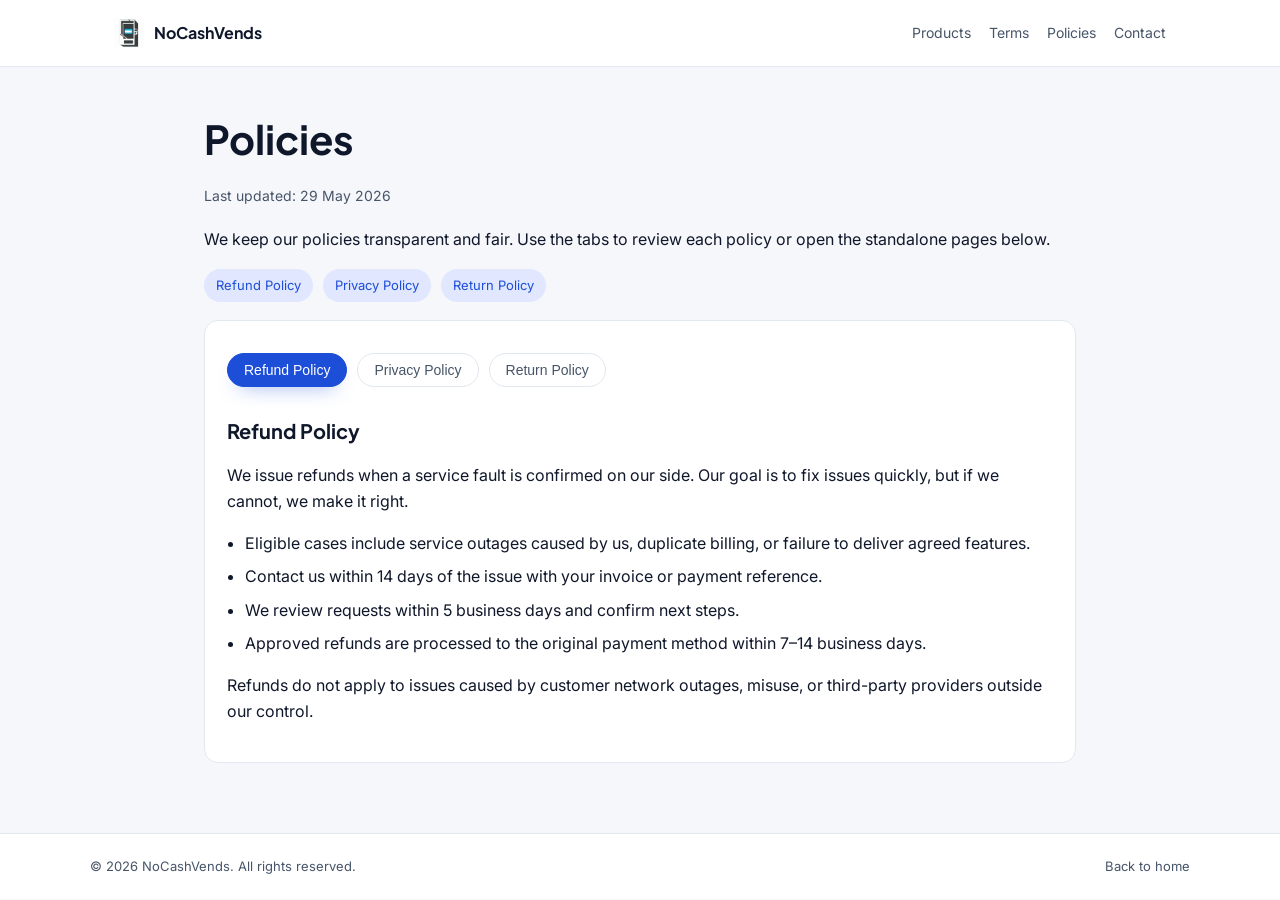
<file: policies.html>
<!DOCTYPE html>
<html lang="en">
<head>
  <meta charset="UTF-8" />
  <meta name="viewport" content="width=device-width, initial-scale=1" />
  <title>Policies | NoCashVends</title>
  <link rel="preconnect" href="https://fonts.googleapis.com" />
  <link rel="preconnect" href="https://fonts.gstatic.com" crossorigin />
  <link href="https://fonts.googleapis.com/css2?family=Inter:wght@400;500;600;700&family=Plus+Jakarta+Sans:wght@600;700&display=swap" rel="stylesheet" />
  <link rel="stylesheet" href="legal.css" />
</head>
<body>
  <header>
    <div class="header-inner">
      <a class="brand" href="index.html">
        <img src="assets/logo.png" alt="NoCashVends logo" />
        <span>NoCashVends</span>
      </a>
      <nav class="nav">
        <a href="index.html#products">Products</a>
        <a href="terms.html">Terms</a>
        <a href="policies.html">Policies</a>
        <a href="index.html#contact">Contact</a>
      </nav>
    </div>
  </header>

  <main>
    <h1>Policies</h1>
    <p class="meta">Last updated: 29 May 2026</p>
    <p>We keep our policies transparent and fair. Use the tabs to review each policy or open the standalone pages below.</p>
    <div class="quick-links">
      <a href="refund-policy.html">Refund Policy</a>
      <a href="privacy-policy.html">Privacy Policy</a>
      <a href="return-policy.html">Return Policy</a>
    </div>

    <div class="card">
      <div class="tab-list" role="tablist" aria-label="Policies">
        <button class="tab is-active" type="button" role="tab" aria-selected="true" data-tab="refund">Refund Policy</button>
        <button class="tab" type="button" role="tab" aria-selected="false" data-tab="privacy">Privacy Policy</button>
        <button class="tab" type="button" role="tab" aria-selected="false" data-tab="return">Return Policy</button>
      </div>

      <section class="policy-panel" id="refund" role="tabpanel">
        <h2>Refund Policy</h2>
        <p>We issue refunds when a service fault is confirmed on our side. Our goal is to fix issues quickly, but if we cannot, we make it right.</p>
        <ul>
          <li>Eligible cases include service outages caused by us, duplicate billing, or failure to deliver agreed features.</li>
          <li>Contact us within 14 days of the issue with your invoice or payment reference.</li>
          <li>We review requests within 5 business days and confirm next steps.</li>
          <li>Approved refunds are processed to the original payment method within 7–14 business days.</li>
        </ul>
        <p>Refunds do not apply to issues caused by customer network outages, misuse, or third-party providers outside our control.</p>
      </section>

      <section class="policy-panel" id="privacy" role="tabpanel" hidden>
        <h2>Privacy Policy</h2>
        <p>We collect only the information needed to deliver and support our services.</p>
        <ul>
          <li><strong>Data we collect:</strong> contact details, demo requests, service usage analytics, and billing information.</li>
          <li><strong>How we use it:</strong> to provide services, improve performance, and respond to support requests.</li>
          <li><strong>Sharing:</strong> we do not sell personal data. We only share with trusted processors (payment or hosting providers) when required to deliver the service.</li>
          <li><strong>Security:</strong> we use standard safeguards to protect data, including access controls and encryption where appropriate.</li>
          <li><strong>Retention:</strong> data is kept only as long as necessary for operational, legal, or billing needs.</li>
        </ul>
        <p>For privacy questions or data requests, email <a href="mailto:nocashvends@gmail.com">nocashvends@gmail.com</a>.</p>
      </section>

      <section class="policy-panel" id="return" role="tabpanel" hidden>
        <h2>Return Policy</h2>
        <p>We do not accept returns. Our products are software services and custom deployments, so returns are not applicable.</p>
        <ul>
          <li>If a fault is confirmed on our side, we will repair the issue or provide a refund in line with the Refund Policy.</li>
          <li>For any hardware or kiosk arrangements, service and replacement terms are handled through the signed agreement.</li>
        </ul>
        <p>We always aim to resolve issues fairly and quickly.</p>
      </section>
    </div>
  </main>

  <footer>
    <div class="footer-inner">
      <span>© 2026 NoCashVends. All rights reserved.</span>
      <span><a href="index.html">Back to home</a></span>
    </div>
  </footer>

  <script>
    const tabs = Array.from(document.querySelectorAll('[data-tab]'));
    const panels = Array.from(document.querySelectorAll('.policy-panel'));

    const activate = (id) => {
      tabs.forEach((tab) => {
        const isActive = tab.dataset.tab === id;
        tab.classList.toggle('is-active', isActive);
        tab.setAttribute('aria-selected', String(isActive));
      });
      panels.forEach((panel) => {
        panel.hidden = panel.id !== id;
      });
    };

    tabs.forEach((tab) => {
      tab.addEventListener('click', () => {
        const id = tab.dataset.tab;
        activate(id);
        history.replaceState(null, '', `#${id}`);
      });
    });

    const initial = window.location.hash.replace('#', '');
    if (initial && panels.some((panel) => panel.id === initial)) {
      activate(initial);
    }
  </script>
</body>
</html>
</file>
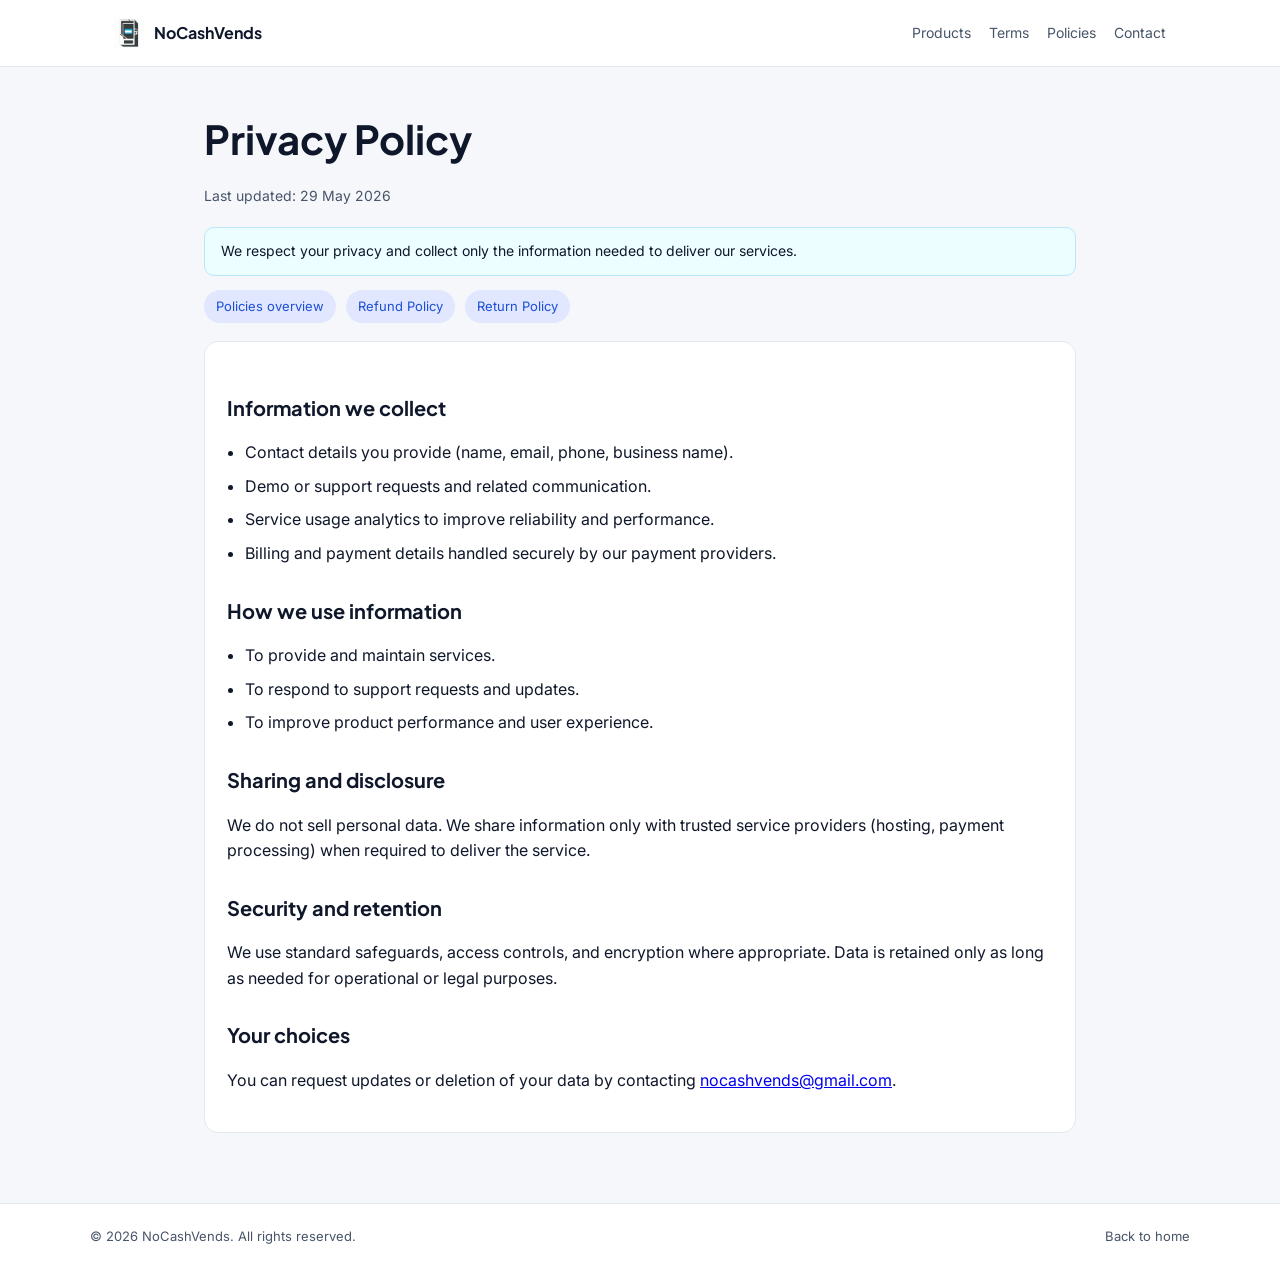
<file: privacy-policy.html>
<!DOCTYPE html>
<html lang="en">
<head>
  <meta charset="UTF-8" />
  <meta name="viewport" content="width=device-width, initial-scale=1" />
  <title>Privacy Policy | NoCashVends</title>
  <link rel="preconnect" href="https://fonts.googleapis.com" />
  <link rel="preconnect" href="https://fonts.gstatic.com" crossorigin />
  <link href="https://fonts.googleapis.com/css2?family=Inter:wght@400;500;600;700&family=Plus+Jakarta+Sans:wght@600;700&display=swap" rel="stylesheet" />
  <link rel="stylesheet" href="legal.css" />
</head>
<body>
  <header>
    <div class="header-inner">
      <a class="brand" href="index.html">
        <img src="assets/logo.png" alt="NoCashVends logo" />
        <span>NoCashVends</span>
      </a>
      <nav class="nav">
        <a href="index.html#products">Products</a>
        <a href="terms.html">Terms</a>
        <a href="policies.html">Policies</a>
        <a href="index.html#contact">Contact</a>
      </nav>
    </div>
  </header>

  <main>
    <h1>Privacy Policy</h1>
    <p class="meta">Last updated: 29 May 2026</p>
    <p class="notice">We respect your privacy and collect only the information needed to deliver our services.</p>

    <div class="quick-links">
      <a href="policies.html">Policies overview</a>
      <a href="refund-policy.html">Refund Policy</a>
      <a href="return-policy.html">Return Policy</a>
    </div>

    <div class="card">
      <h2>Information we collect</h2>
      <ul>
        <li>Contact details you provide (name, email, phone, business name).</li>
        <li>Demo or support requests and related communication.</li>
        <li>Service usage analytics to improve reliability and performance.</li>
        <li>Billing and payment details handled securely by our payment providers.</li>
      </ul>

      <h2>How we use information</h2>
      <ul>
        <li>To provide and maintain services.</li>
        <li>To respond to support requests and updates.</li>
        <li>To improve product performance and user experience.</li>
      </ul>

      <h2>Sharing and disclosure</h2>
      <p>We do not sell personal data. We share information only with trusted service providers (hosting, payment processing) when required to deliver the service.</p>

      <h2>Security and retention</h2>
      <p>We use standard safeguards, access controls, and encryption where appropriate. Data is retained only as long as needed for operational or legal purposes.</p>

      <h2>Your choices</h2>
      <p>You can request updates or deletion of your data by contacting <a href="mailto:nocashvends@gmail.com">nocashvends@gmail.com</a>.</p>
    </div>
  </main>

  <footer>
    <div class="footer-inner">
      <span>© 2026 NoCashVends. All rights reserved.</span>
      <span><a href="index.html">Back to home</a></span>
    </div>
  </footer>
</body>
</html>
</file>
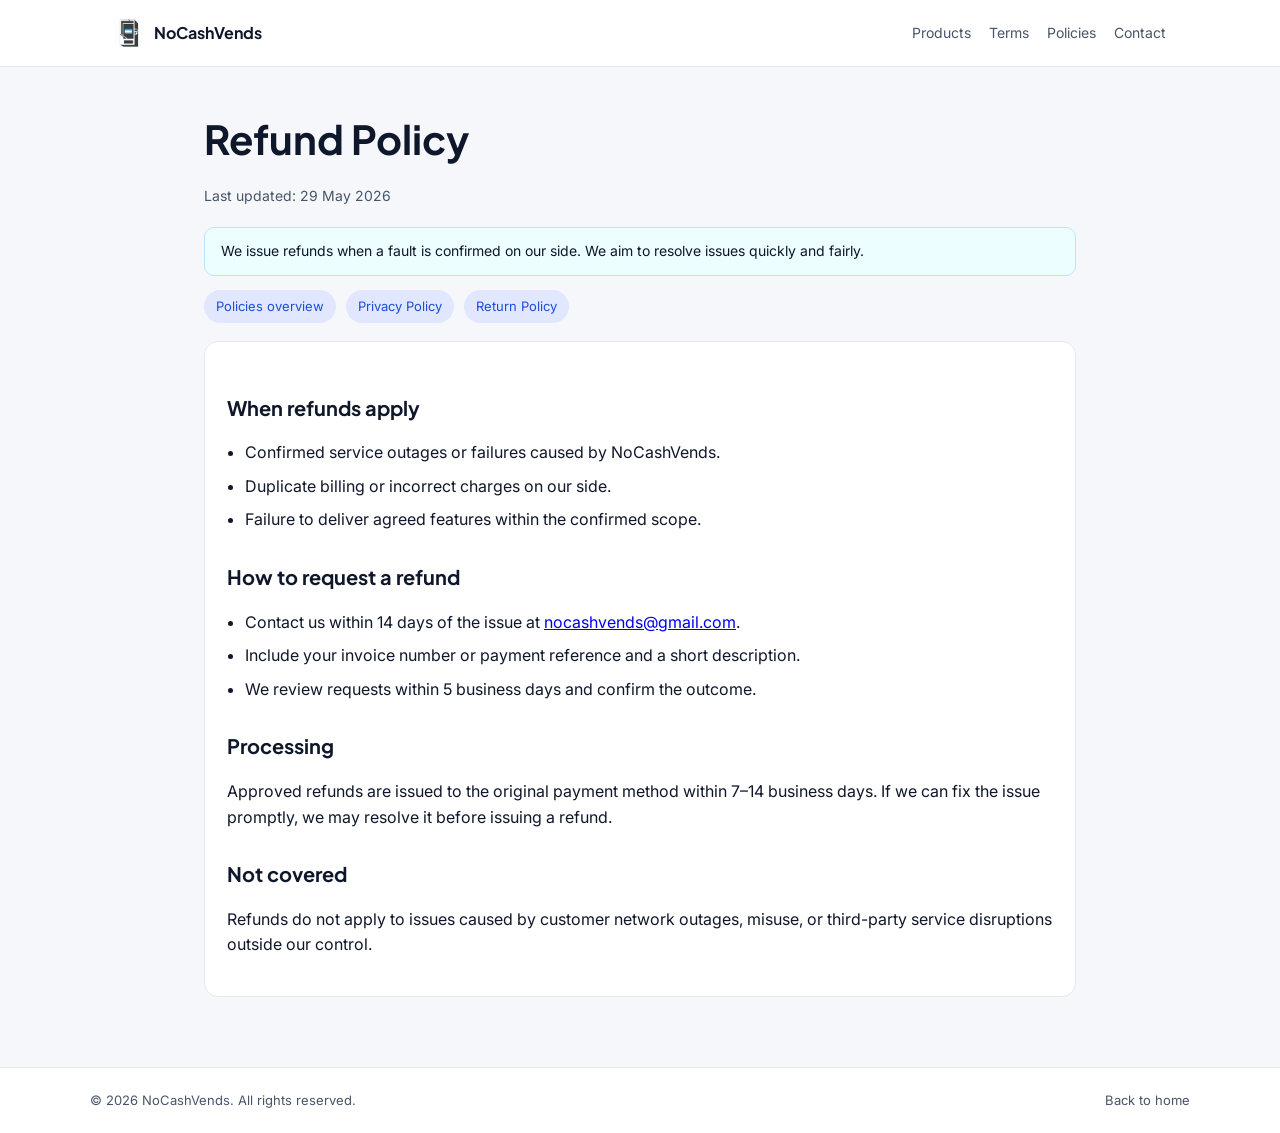
<file: refund-policy.html>
<!DOCTYPE html>
<html lang="en">
<head>
  <meta charset="UTF-8" />
  <meta name="viewport" content="width=device-width, initial-scale=1" />
  <title>Refund Policy | NoCashVends</title>
  <link rel="preconnect" href="https://fonts.googleapis.com" />
  <link rel="preconnect" href="https://fonts.gstatic.com" crossorigin />
  <link href="https://fonts.googleapis.com/css2?family=Inter:wght@400;500;600;700&family=Plus+Jakarta+Sans:wght@600;700&display=swap" rel="stylesheet" />
  <link rel="stylesheet" href="legal.css" />
</head>
<body>
  <header>
    <div class="header-inner">
      <a class="brand" href="index.html">
        <img src="assets/logo.png" alt="NoCashVends logo" />
        <span>NoCashVends</span>
      </a>
      <nav class="nav">
        <a href="index.html#products">Products</a>
        <a href="terms.html">Terms</a>
        <a href="policies.html">Policies</a>
        <a href="index.html#contact">Contact</a>
      </nav>
    </div>
  </header>

  <main>
    <h1>Refund Policy</h1>
    <p class="meta">Last updated: 29 May 2026</p>
    <p class="notice">We issue refunds when a fault is confirmed on our side. We aim to resolve issues quickly and fairly.</p>

    <div class="quick-links">
      <a href="policies.html">Policies overview</a>
      <a href="privacy-policy.html">Privacy Policy</a>
      <a href="return-policy.html">Return Policy</a>
    </div>

    <div class="card">
      <h2>When refunds apply</h2>
      <ul>
        <li>Confirmed service outages or failures caused by NoCashVends.</li>
        <li>Duplicate billing or incorrect charges on our side.</li>
        <li>Failure to deliver agreed features within the confirmed scope.</li>
      </ul>

      <h2>How to request a refund</h2>
      <ul>
        <li>Contact us within 14 days of the issue at <a href="mailto:nocashvends@gmail.com">nocashvends@gmail.com</a>.</li>
        <li>Include your invoice number or payment reference and a short description.</li>
        <li>We review requests within 5 business days and confirm the outcome.</li>
      </ul>

      <h2>Processing</h2>
      <p>Approved refunds are issued to the original payment method within 7–14 business days. If we can fix the issue promptly, we may resolve it before issuing a refund.</p>

      <h2>Not covered</h2>
      <p>Refunds do not apply to issues caused by customer network outages, misuse, or third-party service disruptions outside our control.</p>
    </div>
  </main>

  <footer>
    <div class="footer-inner">
      <span>© 2026 NoCashVends. All rights reserved.</span>
      <span><a href="index.html">Back to home</a></span>
    </div>
  </footer>
</body>
</html>
</file>
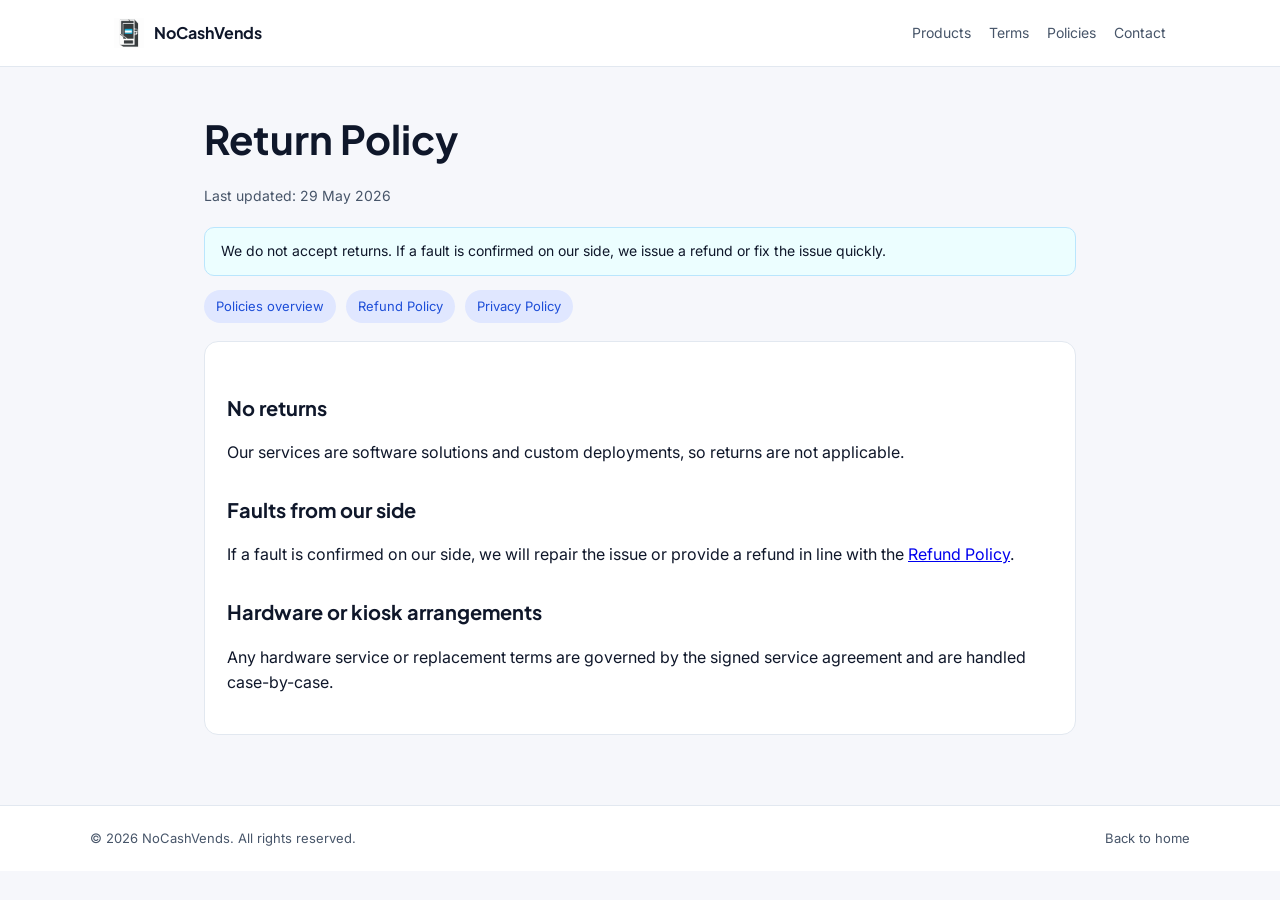
<file: return-policy.html>
<!DOCTYPE html>
<html lang="en">
<head>
  <meta charset="UTF-8" />
  <meta name="viewport" content="width=device-width, initial-scale=1" />
  <title>Return Policy | NoCashVends</title>
  <link rel="preconnect" href="https://fonts.googleapis.com" />
  <link rel="preconnect" href="https://fonts.gstatic.com" crossorigin />
  <link href="https://fonts.googleapis.com/css2?family=Inter:wght@400;500;600;700&family=Plus+Jakarta+Sans:wght@600;700&display=swap" rel="stylesheet" />
  <link rel="stylesheet" href="legal.css" />
</head>
<body>
  <header>
    <div class="header-inner">
      <a class="brand" href="index.html">
        <img src="assets/logo.png" alt="NoCashVends logo" />
        <span>NoCashVends</span>
      </a>
      <nav class="nav">
        <a href="index.html#products">Products</a>
        <a href="terms.html">Terms</a>
        <a href="policies.html">Policies</a>
        <a href="index.html#contact">Contact</a>
      </nav>
    </div>
  </header>

  <main>
    <h1>Return Policy</h1>
    <p class="meta">Last updated: 29 May 2026</p>
    <p class="notice">We do not accept returns. If a fault is confirmed on our side, we issue a refund or fix the issue quickly.</p>

    <div class="quick-links">
      <a href="policies.html">Policies overview</a>
      <a href="refund-policy.html">Refund Policy</a>
      <a href="privacy-policy.html">Privacy Policy</a>
    </div>

    <div class="card">
      <h2>No returns</h2>
      <p>Our services are software solutions and custom deployments, so returns are not applicable.</p>

      <h2>Faults from our side</h2>
      <p>If a fault is confirmed on our side, we will repair the issue or provide a refund in line with the <a href="refund-policy.html">Refund Policy</a>.</p>

      <h2>Hardware or kiosk arrangements</h2>
      <p>Any hardware service or replacement terms are governed by the signed service agreement and are handled case-by-case.</p>
    </div>
  </main>

  <footer>
    <div class="footer-inner">
      <span>© 2026 NoCashVends. All rights reserved.</span>
      <span><a href="index.html">Back to home</a></span>
    </div>
  </footer>
</body>
</html>
</file>
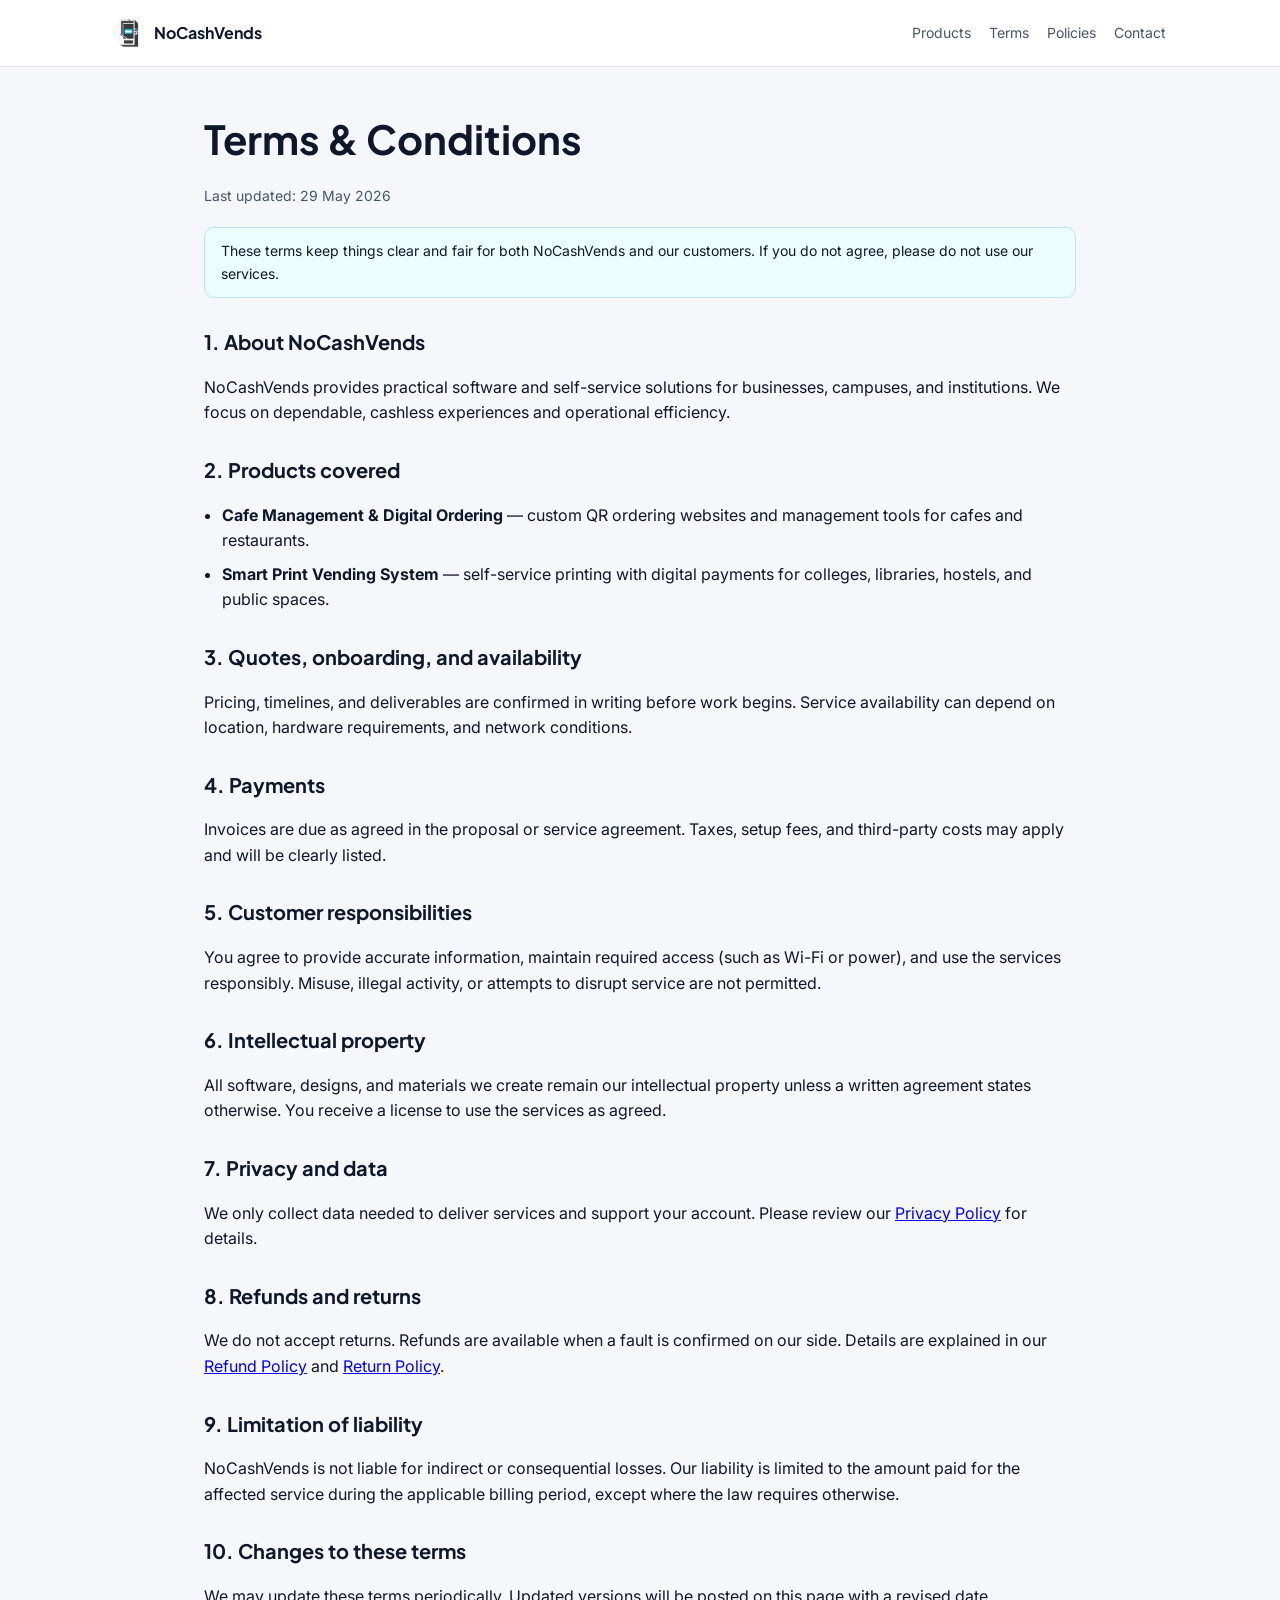
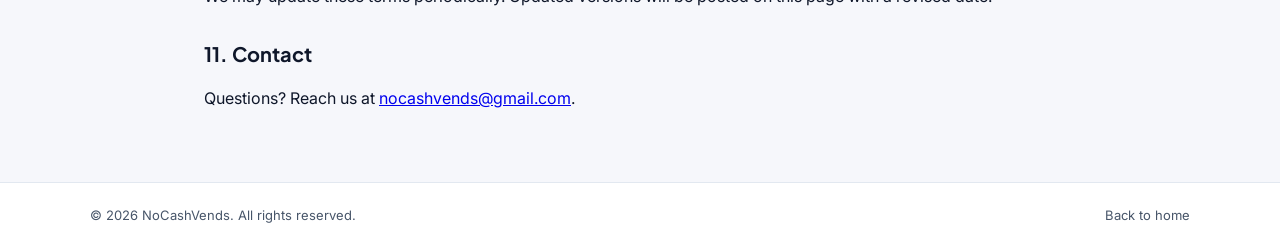
<file: terms.html>
<!DOCTYPE html>
<html lang="en">
<head>
  <meta charset="UTF-8" />
  <meta name="viewport" content="width=device-width, initial-scale=1" />
  <title>Terms & Conditions | NoCashVends</title>
  <link rel="preconnect" href="https://fonts.googleapis.com" />
  <link rel="preconnect" href="https://fonts.gstatic.com" crossorigin />
  <link href="https://fonts.googleapis.com/css2?family=Inter:wght@400;500;600;700&family=Plus+Jakarta+Sans:wght@600;700&display=swap" rel="stylesheet" />
  <link rel="stylesheet" href="legal.css" />
</head>
<body>
  <header>
    <div class="header-inner">
      <a class="brand" href="index.html">
        <img src="assets/logo.png" alt="NoCashVends logo" />
        <span>NoCashVends</span>
      </a>
      <nav class="nav">
        <a href="index.html#products">Products</a>
        <a href="terms.html">Terms</a>
        <a href="policies.html">Policies</a>
        <a href="index.html#contact">Contact</a>
      </nav>
    </div>
  </header>

  <main>
    <h1>Terms &amp; Conditions</h1>
    <p class="meta">Last updated: 29 May 2026</p>
    <p class="notice">These terms keep things clear and fair for both NoCashVends and our customers. If you do not agree, please do not use our services.</p>

    <h2>1. About NoCashVends</h2>
    <p>NoCashVends provides practical software and self-service solutions for businesses, campuses, and institutions. We focus on dependable, cashless experiences and operational efficiency.</p>

    <h2>2. Products covered</h2>
    <ul>
      <li><strong>Cafe Management &amp; Digital Ordering</strong> — custom QR ordering websites and management tools for cafes and restaurants.</li>
      <li><strong>Smart Print Vending System</strong> — self-service printing with digital payments for colleges, libraries, hostels, and public spaces.</li>
    </ul>

    <h2>3. Quotes, onboarding, and availability</h2>
    <p>Pricing, timelines, and deliverables are confirmed in writing before work begins. Service availability can depend on location, hardware requirements, and network conditions.</p>

    <h2>4. Payments</h2>
    <p>Invoices are due as agreed in the proposal or service agreement. Taxes, setup fees, and third-party costs may apply and will be clearly listed.</p>

    <h2>5. Customer responsibilities</h2>
    <p>You agree to provide accurate information, maintain required access (such as Wi-Fi or power), and use the services responsibly. Misuse, illegal activity, or attempts to disrupt service are not permitted.</p>

    <h2>6. Intellectual property</h2>
    <p>All software, designs, and materials we create remain our intellectual property unless a written agreement states otherwise. You receive a license to use the services as agreed.</p>

    <h2>7. Privacy and data</h2>
    <p>We only collect data needed to deliver services and support your account. Please review our <a href="privacy-policy.html">Privacy Policy</a> for details.</p>

    <h2>8. Refunds and returns</h2>
    <p>We do not accept returns. Refunds are available when a fault is confirmed on our side. Details are explained in our <a href="refund-policy.html">Refund Policy</a> and <a href="return-policy.html">Return Policy</a>.</p>

    <h2>9. Limitation of liability</h2>
    <p>NoCashVends is not liable for indirect or consequential losses. Our liability is limited to the amount paid for the affected service during the applicable billing period, except where the law requires otherwise.</p>

    <h2>10. Changes to these terms</h2>
    <p>We may update these terms periodically. Updated versions will be posted on this page with a revised date.</p>

    <h2>11. Contact</h2>
    <p>Questions? Reach us at <a href="mailto:nocashvends@gmail.com">nocashvends@gmail.com</a>.</p>
  </main>

  <footer>
    <div class="footer-inner">
      <span>© 2026 NoCashVends. All rights reserved.</span>
      <span><a href="index.html">Back to home</a></span>
    </div>
  </footer>
</body>
</html>
</file>
<file: legal.css>
:root {
  color-scheme: light;
  --bg: #f6f7fb;
  --surface: #ffffff;
  --ink: #0f172a;
  --ink-muted: #475569;
  --line: #e2e8f0;
  --accent: #1d4ed8;
  --accent-soft: #e0e7ff;
}

* { box-sizing: border-box; }
body {
  margin: 0;
  font-family: "Inter", system-ui, -apple-system, sans-serif;
  background: var(--bg);
  color: var(--ink);
  line-height: 1.6;
}

header {
  background: var(--surface);
  border-bottom: 1px solid var(--line);
}
.header-inner {
  max-width: 1100px;
  margin: 0 auto;
  padding: 18px 24px;
  display: flex;
  align-items: center;
  justify-content: space-between;
  gap: 16px;
}
.brand {
  display: flex;
  align-items: center;
  gap: 10px;
  font-weight: 700;
  color: var(--ink);
  text-decoration: none;
  font-family: "Plus Jakarta Sans", "Inter", sans-serif;
}
.brand img { width: 30px; height: 30px; }
.nav a {
  color: var(--ink-muted);
  text-decoration: none;
  font-size: 14px;
  margin-left: 14px;
}
.nav a:hover { color: var(--ink); }

main {
  max-width: 920px;
  margin: 40px auto 70px;
  padding: 0 24px;
}

h1 {
  font-family: "Plus Jakarta Sans", "Inter", sans-serif;
  font-size: clamp(28px, 4vw, 40px);
  margin-bottom: 10px;
}

h2 {
  font-family: "Plus Jakarta Sans", "Inter", sans-serif;
  margin-top: 28px;
  font-size: 20px;
}

.meta {
  color: var(--ink-muted);
  font-size: 14px;
  margin-bottom: 20px;
}

.card {
  background: var(--surface);
  border: 1px solid var(--line);
  border-radius: 14px;
  padding: 22px;
  margin-top: 18px;
}

.tab-list {
  display: flex;
  flex-wrap: wrap;
  gap: 10px;
  margin-top: 10px;
}

.tab {
  border: 1px solid var(--line);
  background: var(--surface);
  color: var(--ink-muted);
  padding: 8px 16px;
  border-radius: 999px;
  font-size: 14px;
  cursor: pointer;
  transition: all 0.15s ease;
}

.tab.is-active {
  background: var(--accent);
  color: #fff;
  border-color: var(--accent);
  box-shadow: 0 10px 20px -12px rgba(29, 78, 216, 0.6);
}

.policy-panel {
  margin-top: 20px;
}

.policy-panel[hidden] { display: none; }

.quick-links {
  display: flex;
  flex-wrap: wrap;
  gap: 10px;
  margin-top: 12px;
}

.quick-links a {
  background: var(--accent-soft);
  color: var(--accent);
  text-decoration: none;
  padding: 6px 12px;
  border-radius: 999px;
  font-size: 13px;
}

footer {
  border-top: 1px solid var(--line);
  padding: 22px 24px;
  background: var(--surface);
}
.footer-inner {
  max-width: 1100px;
  margin: 0 auto;
  display: flex;
  flex-wrap: wrap;
  gap: 12px;
  justify-content: space-between;
  color: var(--ink-muted);
  font-size: 13px;
}

footer a { color: var(--ink-muted); text-decoration: none; }
footer a:hover { color: var(--ink); }

ul { padding-left: 18px; }
li { margin-bottom: 8px; }

.notice {
  background: #ecfeff;
  border: 1px solid #bae6fd;
  color: #0f172a;
  padding: 12px 16px;
  border-radius: 10px;
  font-size: 14px;
}

@media (max-width: 720px) {
  .header-inner { flex-direction: column; align-items: flex-start; }
  .nav a { margin-left: 0; margin-right: 12px; }
}
</file>
